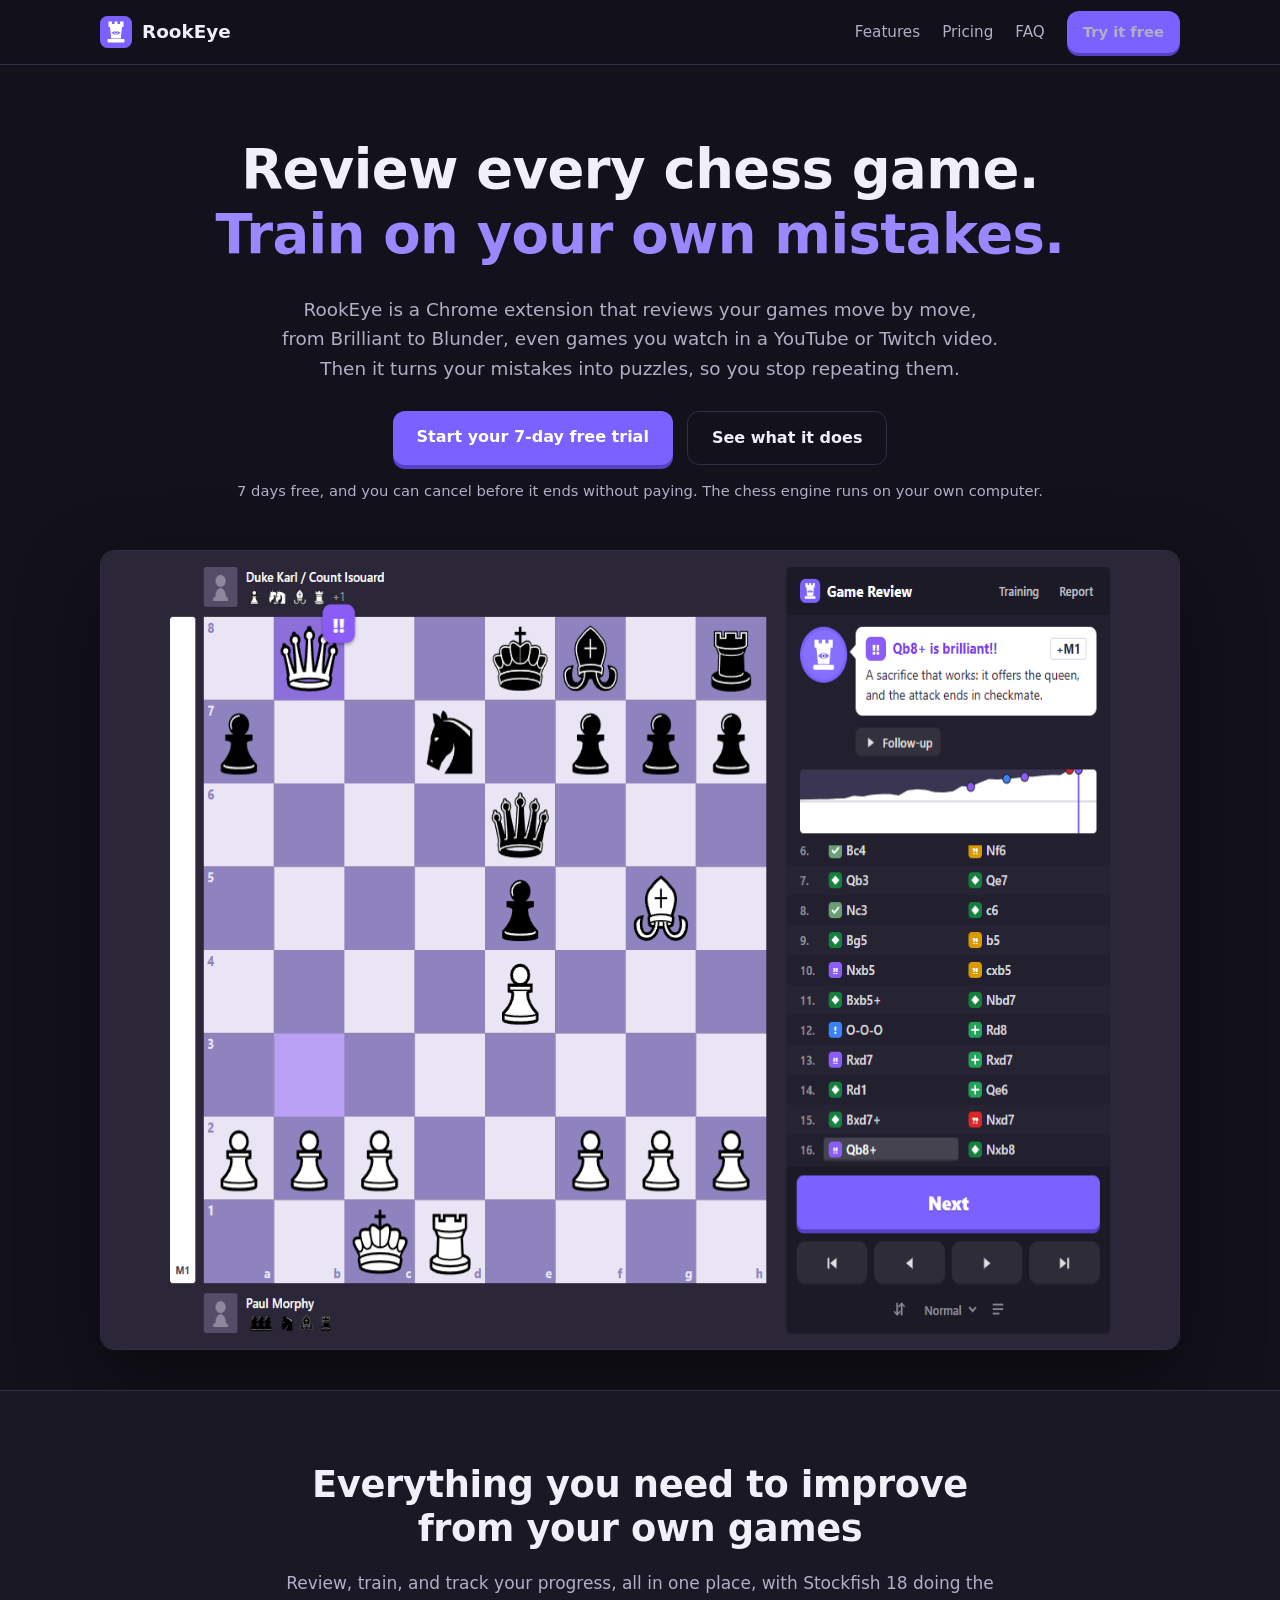
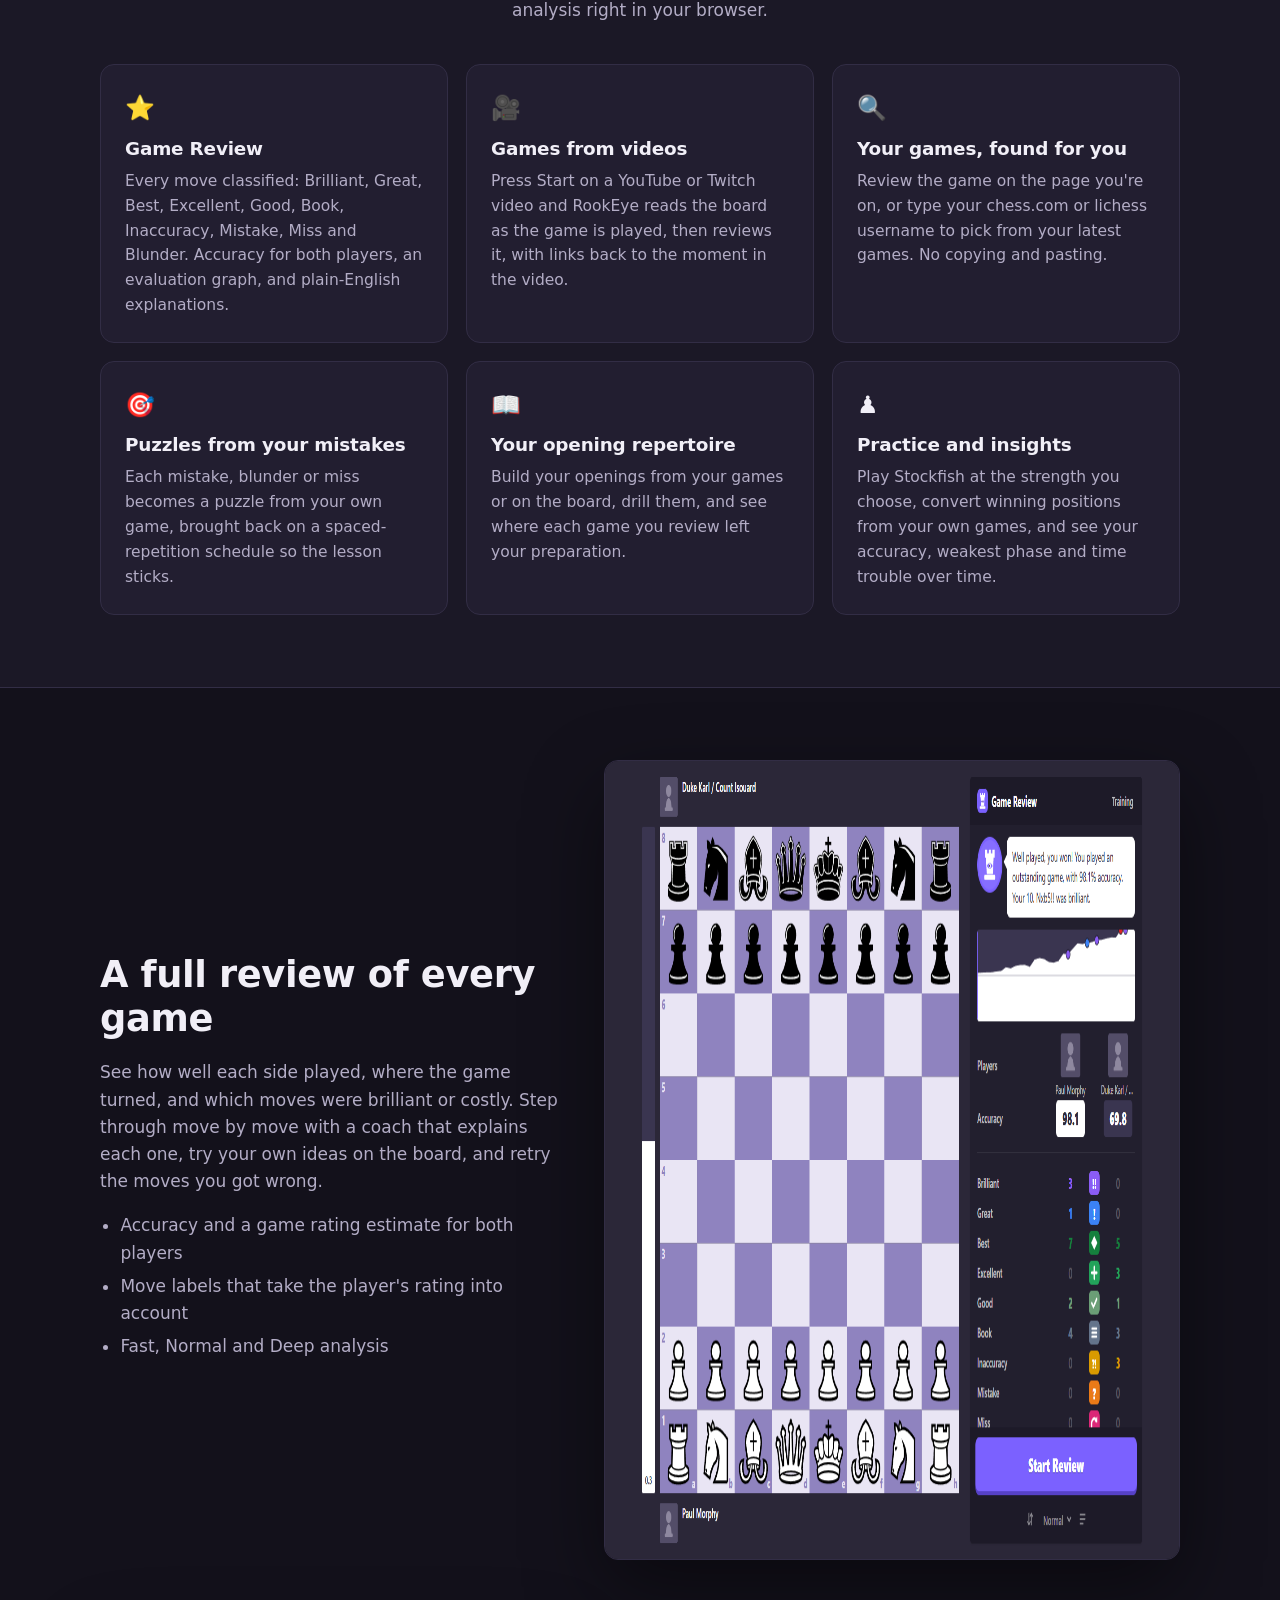
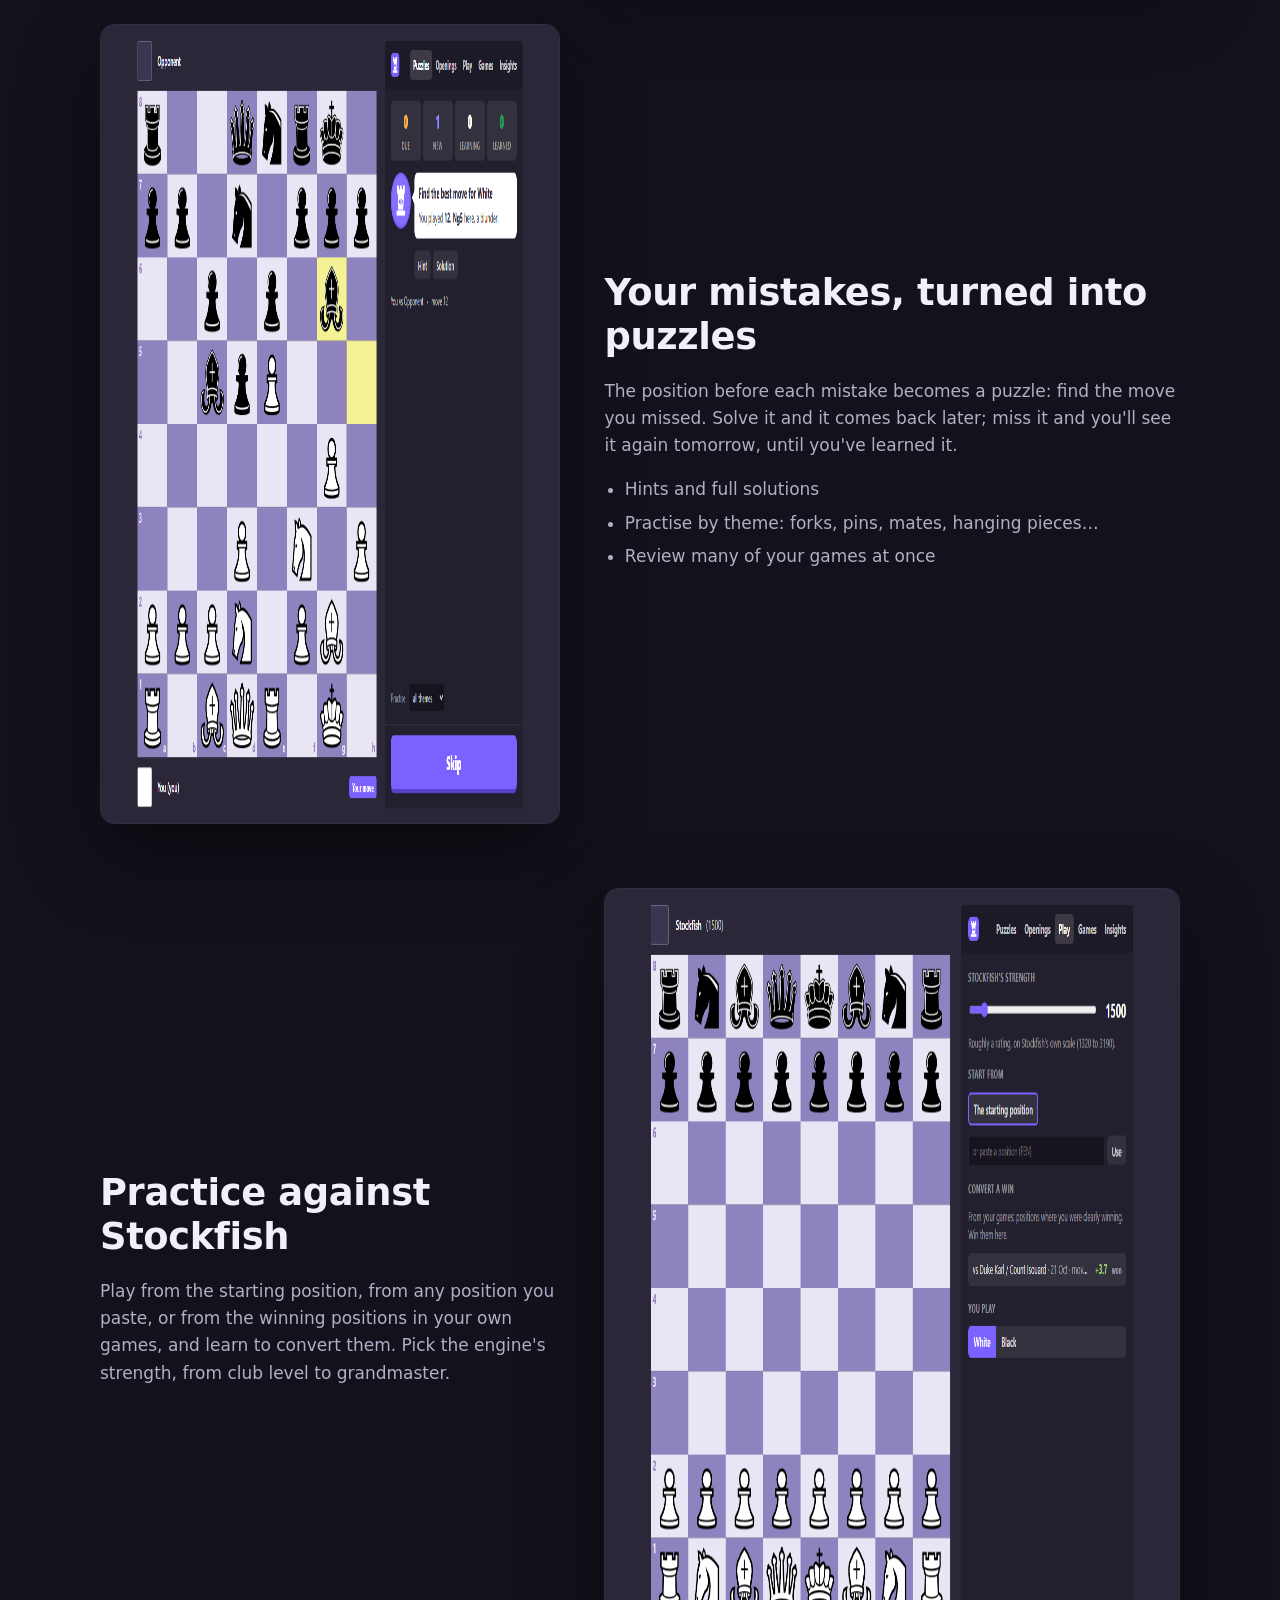
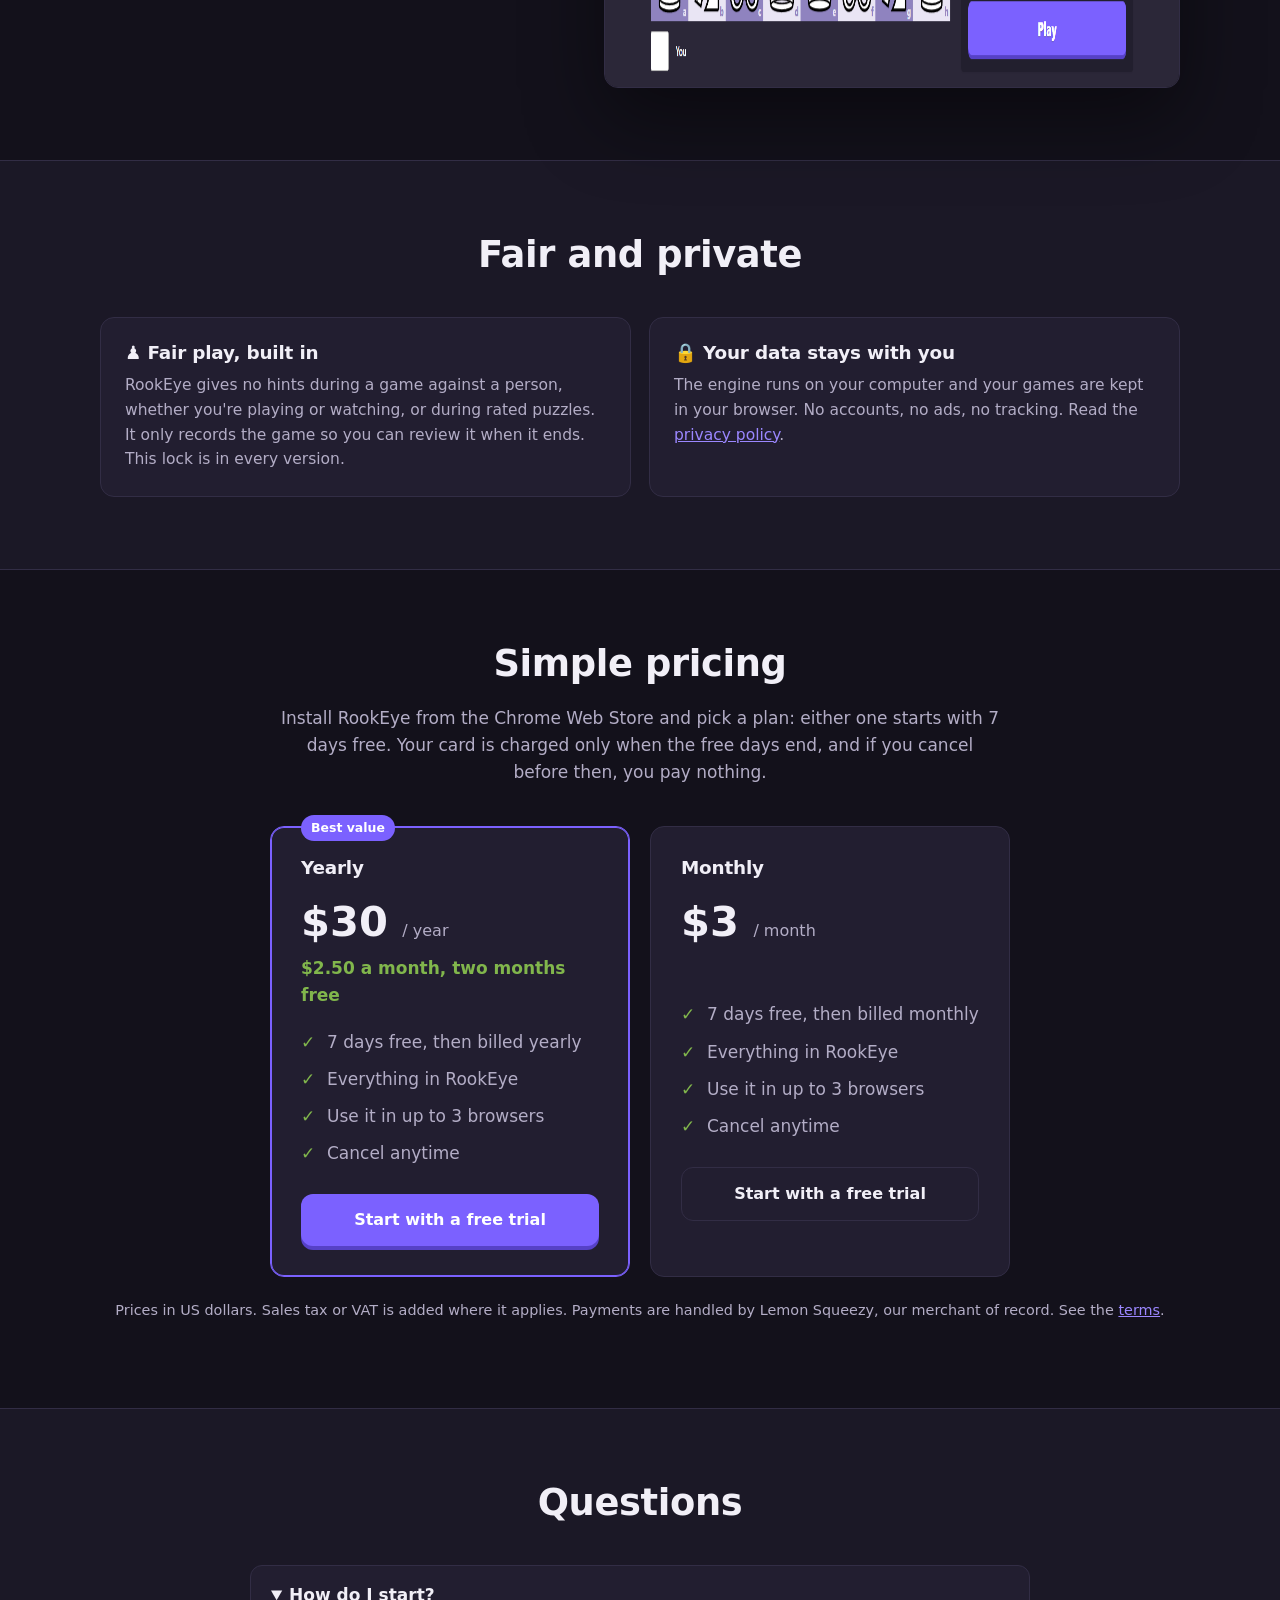
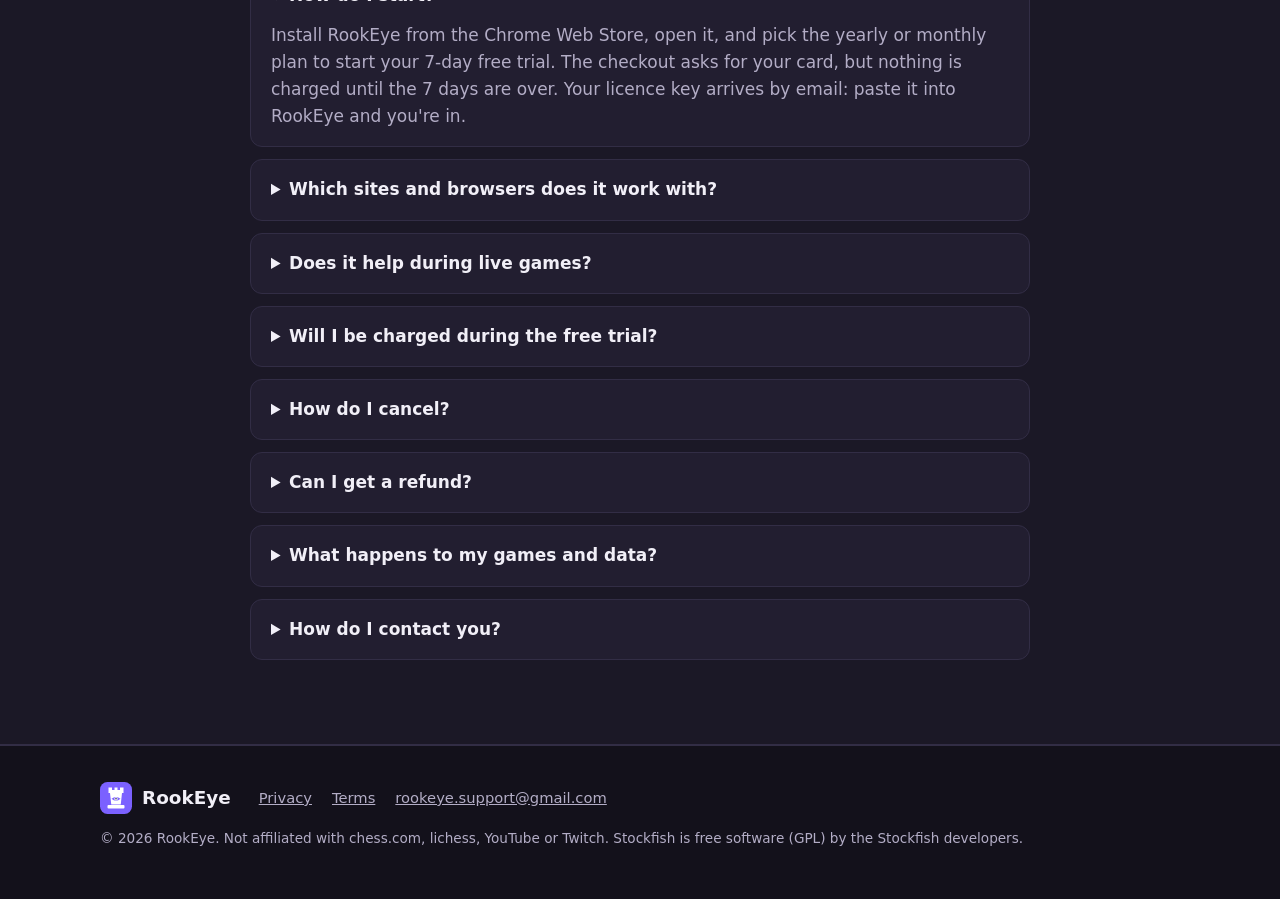
<file: index.html>
<!doctype html>
<html lang="en">
<head>
  <meta charset="utf-8" />
  <meta name="viewport" content="width=device-width, initial-scale=1" />
  <title>RookEye: Chess Game Review &amp; Training</title>
  <meta name="description" content="RookEye is a Chrome extension that reviews your chess games move by move, even games from YouTube and Twitch videos, and turns your mistakes into puzzles. The engine runs on your own computer." />
  <link rel="icon" href="logo.svg" type="image/svg+xml" />
  <link rel="stylesheet" href="style.css" />
</head>
<body>
  <header class="top">
    <div class="wrap">
      <a class="brand" href="./"><img src="logo.svg" alt="" />RookEye</a>
      <nav>
        <a href="#features">Features</a>
        <a href="#pricing">Pricing</a>
        <a href="#faq">FAQ</a>
        <a class="btn btn-primary" href="#pricing">Try it free</a>
      </nav>
    </div>
  </header>

  <main>
    <section class="hero">
      <div class="wrap">
        <h1>Review every chess game.<br /><span>Train on your own mistakes.</span></h1>
        <p class="lead">RookEye is a Chrome extension that reviews your games move by move, from Brilliant to Blunder, even games you watch in a YouTube or Twitch video. Then it turns your mistakes into puzzles, so you stop repeating them.</p>
        <div class="cta">
          <a class="btn btn-primary" href="#pricing">Start your 7-day free trial</a>
          <a class="btn btn-ghost" href="#features">See what it does</a>
        </div>
        <p class="note">7 days free, and you can cancel before it ends without paying. The chess engine runs on your own computer.</p>
        <img class="shot" src="img/review-brilliant.png" width="1280" height="800" alt="RookEye's Game Review showing the Opera Game: 16. Qb8+ is marked brilliant, with an explanation of the queen sacrifice and the move list with every move classified." />
      </div>
    </section>

    <section id="features" class="alt">
      <div class="wrap">
        <div class="section-head">
          <h2>Everything you need to improve from your own games</h2>
          <p>Review, train, and track your progress, all in one place, with Stockfish 18 doing the analysis right in your browser.</p>
        </div>
        <div class="grid">
          <div class="card"><div class="icon">⭐</div><h3>Game Review</h3><p>Every move classified: Brilliant, Great, Best, Excellent, Good, Book, Inaccuracy, Mistake, Miss and Blunder. Accuracy for both players, an evaluation graph, and plain-English explanations.</p></div>
          <div class="card"><div class="icon">🎥</div><h3>Games from videos</h3><p>Press Start on a YouTube or Twitch video and RookEye reads the board as the game is played, then reviews it, with links back to the moment in the video.</p></div>
          <div class="card"><div class="icon">🔍</div><h3>Your games, found for you</h3><p>Review the game on the page you're on, or type your chess.com or lichess username to pick from your latest games. No copying and pasting.</p></div>
          <div class="card"><div class="icon">🎯</div><h3>Puzzles from your mistakes</h3><p>Each mistake, blunder or miss becomes a puzzle from your own game, brought back on a spaced-repetition schedule so the lesson sticks.</p></div>
          <div class="card"><div class="icon">📖</div><h3>Your opening repertoire</h3><p>Build your openings from your games or on the board, drill them, and see where each game you review left your preparation.</p></div>
          <div class="card"><div class="icon">♟️</div><h3>Practice and insights</h3><p>Play Stockfish at the strength you choose, convert winning positions from your own games, and see your accuracy, weakest phase and time trouble over time.</p></div>
        </div>
      </div>
    </section>

    <section>
      <div class="wrap">
        <div class="split">
          <div class="text">
            <h2>A full review of every game</h2>
            <p>See how well each side played, where the game turned, and which moves were brilliant or costly. Step through move by move with a coach that explains each one, try your own ideas on the board, and retry the moves you got wrong.</p>
            <ul>
              <li>Accuracy and a game rating estimate for both players</li>
              <li>Move labels that take the player's rating into account</li>
              <li>Fast, Normal and Deep analysis</li>
            </ul>
          </div>
          <img class="shot" src="img/review-report.png" width="1280" height="800" alt="The Game Review report: 97.5% and 78.9% accuracy, three brilliant moves, and the count of each move class for both players." loading="lazy" />
        </div>
        <div class="split flip">
          <div class="text">
            <h2>Your mistakes, turned into puzzles</h2>
            <p>The position before each mistake becomes a puzzle: find the move you missed. Solve it and it comes back later; miss it and you'll see it again tomorrow, until you've learned it.</p>
            <ul>
              <li>Hints and full solutions</li>
              <li>Practise by theme: forks, pins, mates, hanging pieces…</li>
              <li>Review many of your games at once</li>
            </ul>
          </div>
          <img class="shot" src="img/training-puzzle.png" width="1280" height="800" alt="A training puzzle: find the best move for White, in the position where 12. Ng5 was played and labelled a blunder." loading="lazy" />
        </div>
        <div class="split">
          <div class="text">
            <h2>Practice against Stockfish</h2>
            <p>Play from the starting position, from any position you paste, or from the winning positions in your own games, and learn to convert them. Pick the engine's strength, from club level to grandmaster.</p>
          </div>
          <img class="shot" src="img/play.png" width="1280" height="800" alt="The Play tab: Stockfish's strength slider set to 1500, start-position options, and winning positions from your own games to convert." loading="lazy" />
        </div>
      </div>
    </section>

    <section class="alt">
      <div class="wrap">
        <div class="section-head">
          <h2>Fair and private</h2>
        </div>
        <div class="trust">
          <div class="card"><h3>♟️ Fair play, built in</h3><p>RookEye gives no hints during a game against a person, whether you're playing or watching, or during rated puzzles. It only records the game so you can review it when it ends. This lock is in every version.</p></div>
          <div class="card"><h3>🔒 Your data stays with you</h3><p>The engine runs on your computer and your games are kept in your browser. No accounts, no ads, no tracking. Read the <a href="privacy.html">privacy policy</a>.</p></div>
        </div>
      </div>
    </section>

    <section id="pricing">
      <div class="wrap">
        <div class="section-head">
          <h2>Simple pricing</h2>
          <p>Install RookEye from the Chrome Web Store and pick a plan: either one starts with 7 days free. Your card is charged only when the free days end, and if you cancel before then, you pay nothing.</p>
        </div>
        <div class="plans">
          <div class="plan best">
            <span class="tag">Best value</span>
            <h3>Yearly</h3>
            <div class="price">$30 <small>/ year</small></div>
            <div class="per">$2.50 a month, two months free</div>
            <ul>
              <li>7 days free, then billed yearly</li>
              <li>Everything in RookEye</li>
              <li>Use it in up to 3 browsers</li>
              <li>Cancel anytime</li>
            </ul>
            <a class="btn btn-primary" href="#faq">Start with a free trial</a>
          </div>
          <div class="plan">
            <h3>Monthly</h3>
            <div class="price">$3 <small>/ month</small></div>
            <div class="per">&nbsp;</div>
            <ul>
              <li>7 days free, then billed monthly</li>
              <li>Everything in RookEye</li>
              <li>Use it in up to 3 browsers</li>
              <li>Cancel anytime</li>
            </ul>
            <a class="btn btn-ghost" href="#faq">Start with a free trial</a>
          </div>
        </div>
        <p class="fine">Prices in US dollars. Sales tax or VAT is added where it applies. Payments are handled by Lemon Squeezy, our merchant of record. See the <a href="terms.html">terms</a>.</p>
      </div>
    </section>

    <section id="faq" class="alt">
      <div class="wrap">
        <div class="section-head"><h2>Questions</h2></div>
        <div class="faq">
          <details open><summary>How do I start?</summary><p>Install RookEye from the Chrome Web Store, open it, and pick the yearly or monthly plan to start your 7-day free trial. The checkout asks for your card, but nothing is charged until the 7 days are over. Your licence key arrives by email: paste it into RookEye and you're in.</p></details>
          <details><summary>Which sites and browsers does it work with?</summary><p>It reviews games from chess.com and lichess, games from YouTube and Twitch videos, and any game you paste as PGN. It runs in Google Chrome and other Chromium-based browsers on a computer.</p></details>
          <details><summary>Does it help during live games?</summary><p>No. RookEye gives no hints during a game against a person or during rated puzzles. It only records the game so you can review it afterwards. Getting outside help during a game is cheating, and RookEye is built for learning.</p></details>
          <details><summary>Will I be charged during the free trial?</summary><p>No. Your card is charged only when the 7 free days end. Cancel before then and you pay nothing.</p></details>
          <details><summary>How do I cancel?</summary><p>Use the "Manage subscription" link in your receipt email from Lemon Squeezy. During the free trial, cancelling means you're never charged. After that, you keep access until the end of the period you paid for, and you won't be charged again.</p></details>
          <details><summary>Can I get a refund?</summary><p>The 7-day free trial lets you try everything first, and you can cancel before it ends without paying, so payments aren't refunded, except where the law requires it. See the <a href="terms.html">terms</a>.</p></details>
          <details><summary>What happens to my games and data?</summary><p>Your games, analysis and puzzles are kept in your browser on your computer. RookEye has no accounts and no tracking, and doesn't send your games to any server. The <a href="privacy.html">privacy policy</a> lists everything it fetches and why.</p></details>
          <details><summary>How do I contact you?</summary><p>Email <a href="mailto:rookeye.support@gmail.com">rookeye.support@gmail.com</a>.</p></details>
        </div>
      </div>
    </section>
  </main>

  <footer>
    <div class="wrap">
      <a class="brand" href="./"><img src="logo.svg" alt="" />RookEye</a>
      <nav>
        <a href="privacy.html">Privacy</a>
        <a href="terms.html">Terms</a>
        <a href="mailto:rookeye.support@gmail.com">rookeye.support@gmail.com</a>
      </nav>
      <p class="disclaimer">© 2026 RookEye. Not affiliated with chess.com, lichess, YouTube or Twitch. Stockfish is free software (GPL) by the Stockfish developers.</p>
    </div>
  </footer>
</body>
</html>
</file>
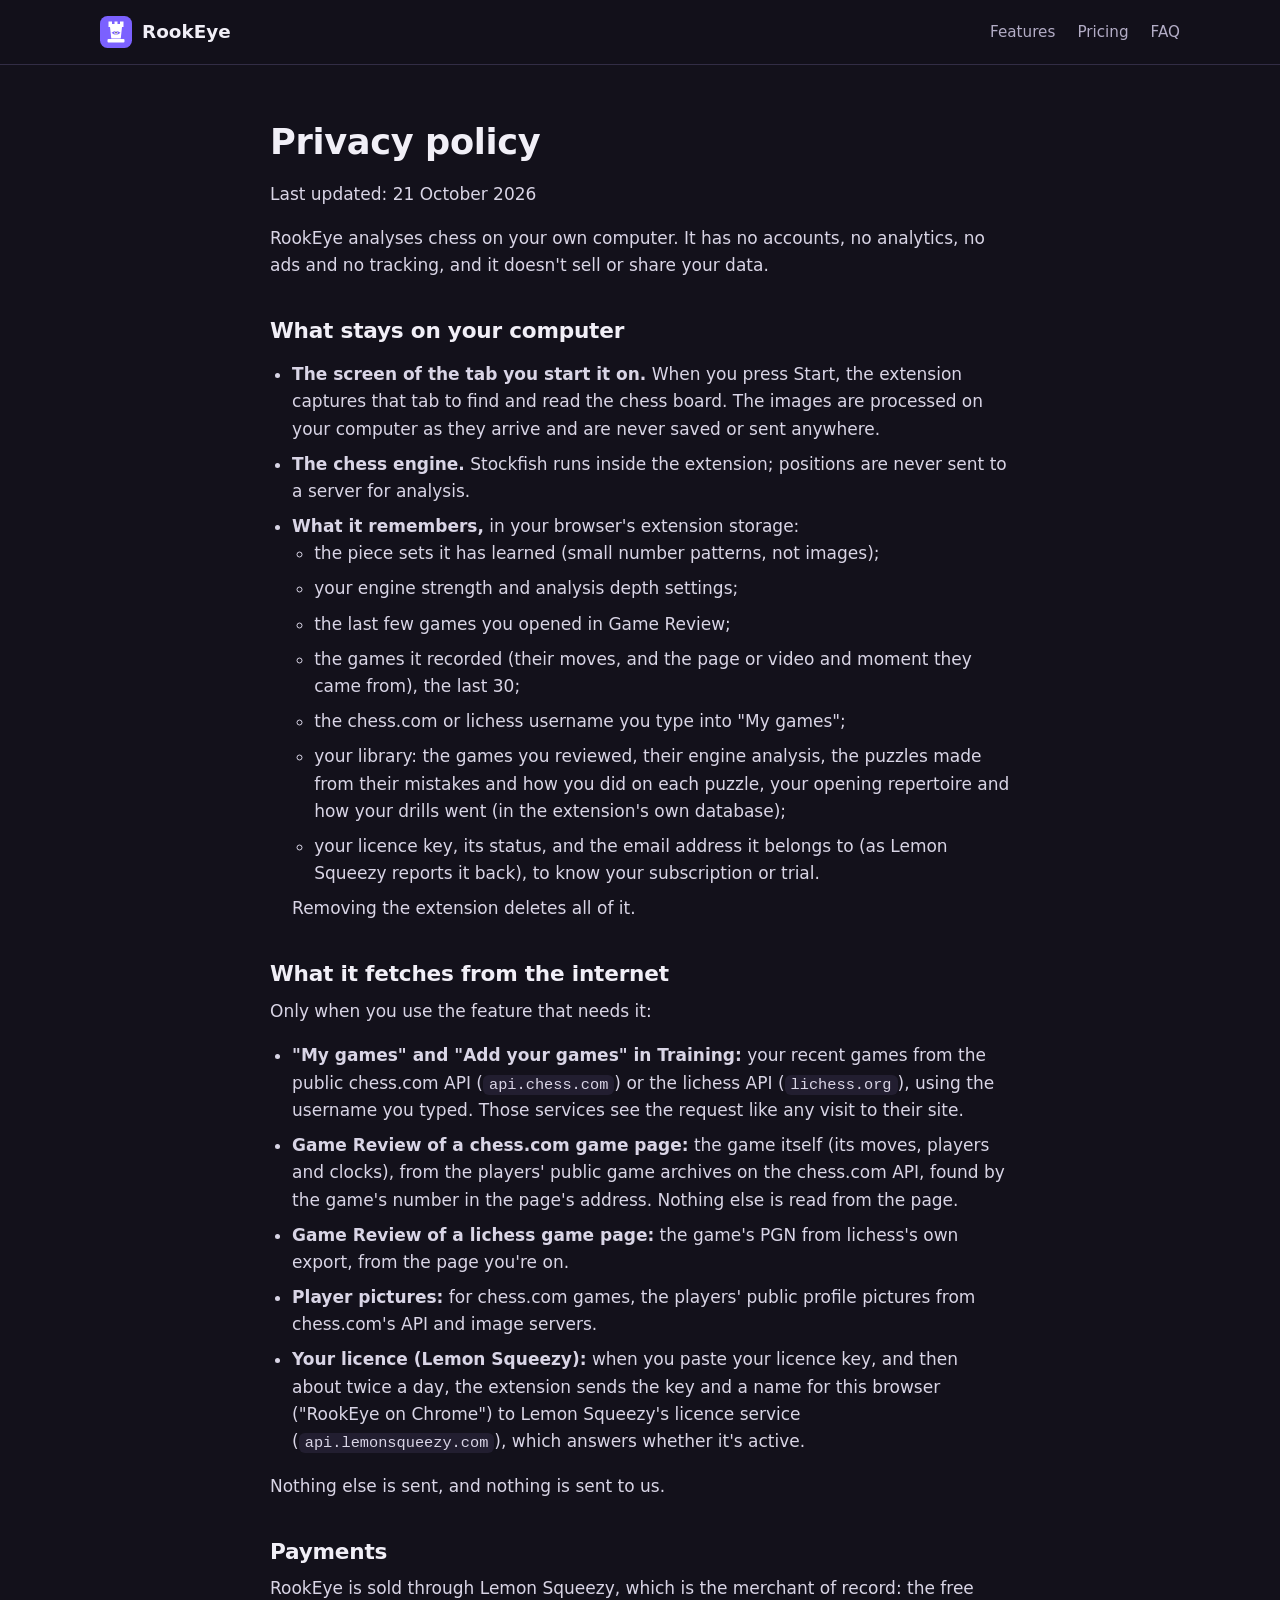
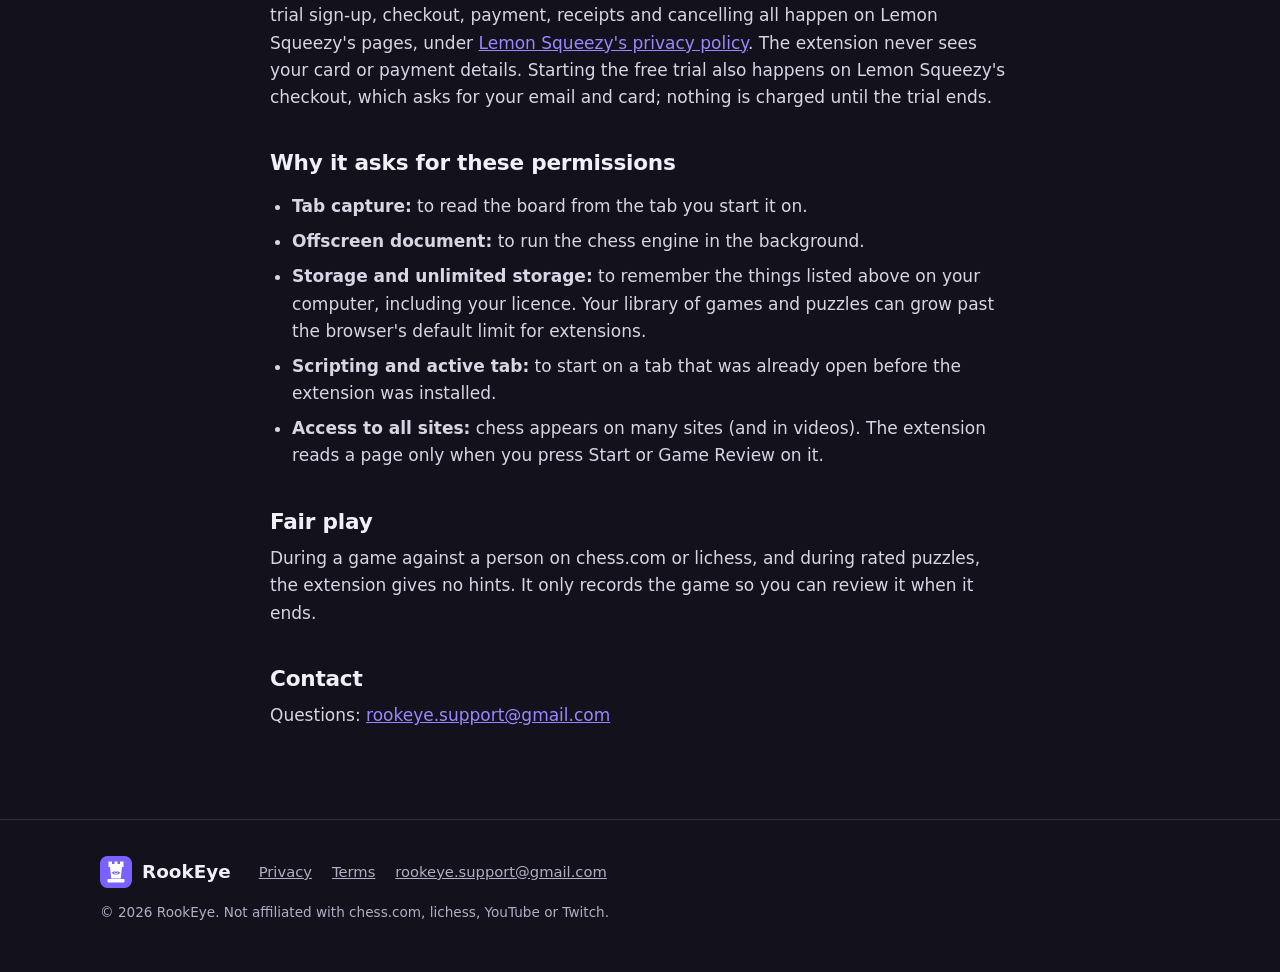
<file: privacy.html>
<!doctype html>
<html lang="en">
<head>
  <meta charset="utf-8" />
  <meta name="viewport" content="width=device-width, initial-scale=1" />
  <title>RookEye Privacy Policy</title>
  <meta name="description" content="How RookEye handles your data: chess analysis runs on your computer, with no accounts, analytics, ads or tracking." />
  <link rel="icon" href="logo.svg" type="image/svg+xml" />
  <link rel="stylesheet" href="style.css" />
</head>
<body>
  <header class="top">
    <div class="wrap">
      <a class="brand" href="./"><img src="logo.svg" alt="" />RookEye</a>
      <nav>
        <a href="./#features">Features</a>
        <a href="./#pricing">Pricing</a>
        <a href="./#faq">FAQ</a>
      </nav>
    </div>
  </header>

  <main class="doc">
    <h1>Privacy policy</h1>
    <p class="muted">Last updated: 21 October 2026</p>
    <p>RookEye analyses chess on your own computer. It has no accounts, no analytics, no ads and no tracking, and it doesn't sell or share your data.</p>

    <h2>What stays on your computer</h2>
    <ul>
      <li><strong>The screen of the tab you start it on.</strong> When you press Start, the extension captures that tab to find and read the chess board. The images are processed on your computer as they arrive and are never saved or sent anywhere.</li>
      <li><strong>The chess engine.</strong> Stockfish runs inside the extension; positions are never sent to a server for analysis.</li>
      <li><strong>What it remembers,</strong> in your browser's extension storage:
        <ul>
          <li>the piece sets it has learned (small number patterns, not images);</li>
          <li>your engine strength and analysis depth settings;</li>
          <li>the last few games you opened in Game Review;</li>
          <li>the games it recorded (their moves, and the page or video and moment they came from), the last 30;</li>
          <li>the chess.com or lichess username you type into "My games";</li>
          <li>your library: the games you reviewed, their engine analysis, the puzzles made from their mistakes and how you did on each puzzle, your opening repertoire and how your drills went (in the extension's own database);</li>
          <li>your licence key, its status, and the email address it belongs to (as Lemon Squeezy reports it back), to know your subscription or trial.</li>
        </ul>
        Removing the extension deletes all of it.</li>
    </ul>

    <h2>What it fetches from the internet</h2>
    <p>Only when you use the feature that needs it:</p>
    <ul>
      <li><strong>"My games" and "Add your games" in Training:</strong> your recent games from the public chess.com API (<code>api.chess.com</code>) or the lichess API (<code>lichess.org</code>), using the username you typed. Those services see the request like any visit to their site.</li>
      <li><strong>Game Review of a chess.com game page:</strong> the game itself (its moves, players and clocks), from the players' public game archives on the chess.com API, found by the game's number in the page's address. Nothing else is read from the page.</li>
      <li><strong>Game Review of a lichess game page:</strong> the game's PGN from lichess's own export, from the page you're on.</li>
      <li><strong>Player pictures:</strong> for chess.com games, the players' public profile pictures from chess.com's API and image servers.</li>
      <li><strong>Your licence (Lemon Squeezy):</strong> when you paste your licence key, and then about twice a day, the extension sends the key and a name for this browser ("RookEye on Chrome") to Lemon Squeezy's licence service (<code>api.lemonsqueezy.com</code>), which answers whether it's active.</li>
    </ul>
    <p>Nothing else is sent, and nothing is sent to us.</p>

    <h2>Payments</h2>
    <p>RookEye is sold through Lemon Squeezy, which is the merchant of record: the free trial sign-up, checkout, payment, receipts and cancelling all happen on Lemon Squeezy's pages, under <a href="https://www.lemonsqueezy.com/privacy">Lemon Squeezy's privacy policy</a>. The extension never sees your card or payment details. Starting the free trial also happens on Lemon Squeezy's checkout, which asks for your email and card; nothing is charged until the trial ends.</p>

    <h2>Why it asks for these permissions</h2>
    <ul>
      <li><strong>Tab capture:</strong> to read the board from the tab you start it on.</li>
      <li><strong>Offscreen document:</strong> to run the chess engine in the background.</li>
      <li><strong>Storage and unlimited storage:</strong> to remember the things listed above on your computer, including your licence. Your library of games and puzzles can grow past the browser's default limit for extensions.</li>
      <li><strong>Scripting and active tab:</strong> to start on a tab that was already open before the extension was installed.</li>
      <li><strong>Access to all sites:</strong> chess appears on many sites (and in videos). The extension reads a page only when you press Start or Game Review on it.</li>
    </ul>

    <h2>Fair play</h2>
    <p>During a game against a person on chess.com or lichess, and during rated puzzles, the extension gives no hints. It only records the game so you can review it when it ends.</p>

    <h2>Contact</h2>
    <p>Questions: <a href="mailto:rookeye.support@gmail.com">rookeye.support@gmail.com</a></p>
  </main>

  <footer>
    <div class="wrap">
      <a class="brand" href="./"><img src="logo.svg" alt="" />RookEye</a>
      <nav>
        <a href="privacy.html">Privacy</a>
        <a href="terms.html">Terms</a>
        <a href="mailto:rookeye.support@gmail.com">rookeye.support@gmail.com</a>
      </nav>
      <p class="disclaimer">© 2026 RookEye. Not affiliated with chess.com, lichess, YouTube or Twitch.</p>
    </div>
  </footer>
</body>
</html>
</file>
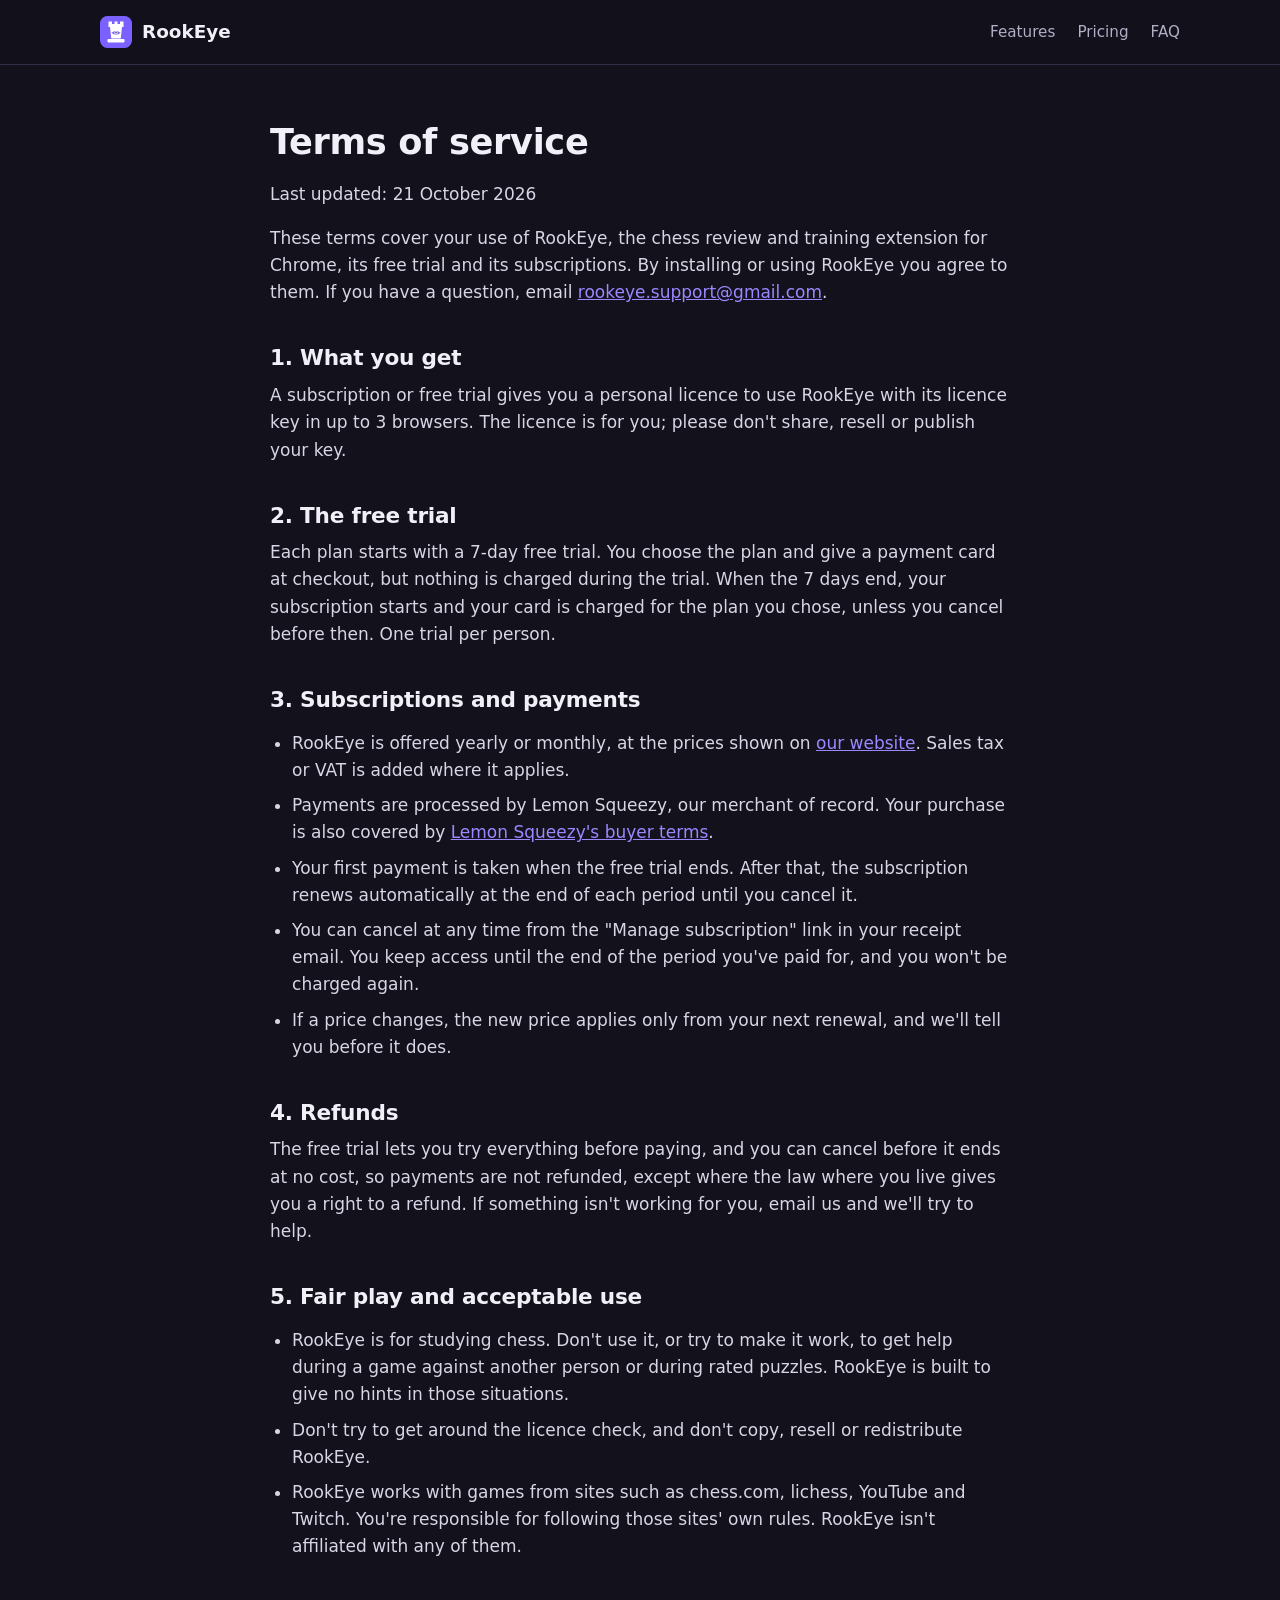
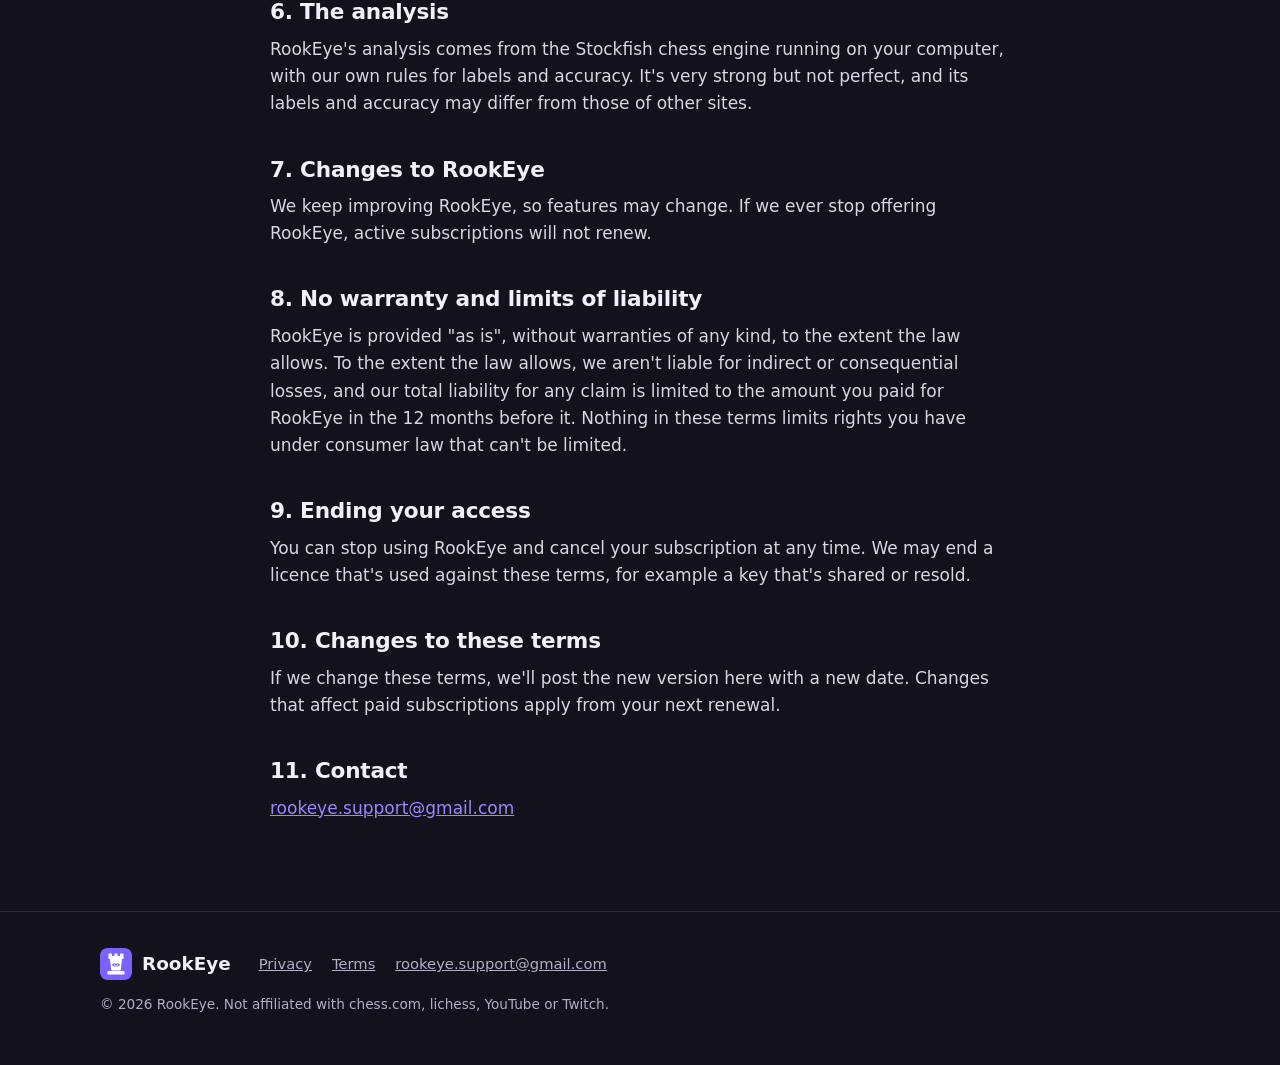
<file: terms.html>
<!doctype html>
<html lang="en">
<head>
  <meta charset="utf-8" />
  <meta name="viewport" content="width=device-width, initial-scale=1" />
  <title>RookEye Terms of Service</title>
  <meta name="description" content="The terms for using RookEye, its free trial and subscriptions." />
  <link rel="icon" href="logo.svg" type="image/svg+xml" />
  <link rel="stylesheet" href="style.css" />
</head>
<body>
  <header class="top">
    <div class="wrap">
      <a class="brand" href="./"><img src="logo.svg" alt="" />RookEye</a>
      <nav>
        <a href="./#features">Features</a>
        <a href="./#pricing">Pricing</a>
        <a href="./#faq">FAQ</a>
      </nav>
    </div>
  </header>

  <main class="doc">
    <h1>Terms of service</h1>
    <p class="muted">Last updated: 21 October 2026</p>
    <p>These terms cover your use of RookEye, the chess review and training extension for Chrome, its free trial and its subscriptions. By installing or using RookEye you agree to them. If you have a question, email <a href="mailto:rookeye.support@gmail.com">rookeye.support@gmail.com</a>.</p>

    <h2>1. What you get</h2>
    <p>A subscription or free trial gives you a personal licence to use RookEye with its licence key in up to 3 browsers. The licence is for you; please don't share, resell or publish your key.</p>

    <h2>2. The free trial</h2>
    <p>Each plan starts with a 7-day free trial. You choose the plan and give a payment card at checkout, but nothing is charged during the trial. When the 7 days end, your subscription starts and your card is charged for the plan you chose, unless you cancel before then. One trial per person.</p>

    <h2>3. Subscriptions and payments</h2>
    <ul>
      <li>RookEye is offered yearly or monthly, at the prices shown on <a href="./#pricing">our website</a>. Sales tax or VAT is added where it applies.</li>
      <li>Payments are processed by Lemon Squeezy, our merchant of record. Your purchase is also covered by <a href="https://www.lemonsqueezy.com/buyer-terms">Lemon Squeezy's buyer terms</a>.</li>
      <li>Your first payment is taken when the free trial ends. After that, the subscription renews automatically at the end of each period until you cancel it.</li>
      <li>You can cancel at any time from the "Manage subscription" link in your receipt email. You keep access until the end of the period you've paid for, and you won't be charged again.</li>
      <li>If a price changes, the new price applies only from your next renewal, and we'll tell you before it does.</li>
    </ul>

    <h2>4. Refunds</h2>
    <p>The free trial lets you try everything before paying, and you can cancel before it ends at no cost, so payments are not refunded, except where the law where you live gives you a right to a refund. If something isn't working for you, email us and we'll try to help.</p>

    <h2>5. Fair play and acceptable use</h2>
    <ul>
      <li>RookEye is for studying chess. Don't use it, or try to make it work, to get help during a game against another person or during rated puzzles. RookEye is built to give no hints in those situations.</li>
      <li>Don't try to get around the licence check, and don't copy, resell or redistribute RookEye.</li>
      <li>RookEye works with games from sites such as chess.com, lichess, YouTube and Twitch. You're responsible for following those sites' own rules. RookEye isn't affiliated with any of them.</li>
    </ul>

    <h2>6. The analysis</h2>
    <p>RookEye's analysis comes from the Stockfish chess engine running on your computer, with our own rules for labels and accuracy. It's very strong but not perfect, and its labels and accuracy may differ from those of other sites.</p>

    <h2>7. Changes to RookEye</h2>
    <p>We keep improving RookEye, so features may change. If we ever stop offering RookEye, active subscriptions will not renew.</p>

    <h2>8. No warranty and limits of liability</h2>
    <p>RookEye is provided "as is", without warranties of any kind, to the extent the law allows. To the extent the law allows, we aren't liable for indirect or consequential losses, and our total liability for any claim is limited to the amount you paid for RookEye in the 12 months before it. Nothing in these terms limits rights you have under consumer law that can't be limited.</p>

    <h2>9. Ending your access</h2>
    <p>You can stop using RookEye and cancel your subscription at any time. We may end a licence that's used against these terms, for example a key that's shared or resold.</p>

    <h2>10. Changes to these terms</h2>
    <p>If we change these terms, we'll post the new version here with a new date. Changes that affect paid subscriptions apply from your next renewal.</p>

    <h2>11. Contact</h2>
    <p><a href="mailto:rookeye.support@gmail.com">rookeye.support@gmail.com</a></p>
  </main>

  <footer>
    <div class="wrap">
      <a class="brand" href="./"><img src="logo.svg" alt="" />RookEye</a>
      <nav>
        <a href="privacy.html">Privacy</a>
        <a href="terms.html">Terms</a>
        <a href="mailto:rookeye.support@gmail.com">rookeye.support@gmail.com</a>
      </nav>
      <p class="disclaimer">© 2026 RookEye. Not affiliated with chess.com, lichess, YouTube or Twitch.</p>
    </div>
  </footer>
</body>
</html>
</file>
<file: style.css>
/* RookEye website: one stylesheet for every page. System fonts only, so the
   site makes no requests beyond its own files. */
:root {
  --bg: #13111b;
  --bg-2: #1b1826;
  --card: #221e30;
  --line: #322d45;
  --text: #f1eff7;
  --muted: #b3adc6;
  --accent: #7b61ff;
  --accent-dark: #5641c7;
  --accent-light: #9b87ff;
  --good: #81b64c;
  --radius: 14px;
  --wrap: 1120px;
  color-scheme: dark;
}
* { box-sizing: border-box; }
html { scroll-behavior: smooth; }
body {
  margin: 0;
  background: var(--bg);
  color: var(--text);
  font: 17px/1.6 system-ui, -apple-system, 'Segoe UI', Roboto, 'Helvetica Neue', Arial, sans-serif;
  -webkit-font-smoothing: antialiased;
}
img { max-width: 100%; display: block; }
a { color: var(--accent-light); }
a:hover { color: #fff; }
h1, h2, h3 { line-height: 1.2; margin: 0 0 0.5em; letter-spacing: -0.01em; }
h1 { font-size: clamp(2.1rem, 5vw, 3.4rem); }
h2 { font-size: clamp(1.6rem, 3.4vw, 2.3rem); }
h3 { font-size: 1.15rem; }
p { margin: 0 0 1em; }
.wrap { max-width: var(--wrap); margin: 0 auto; padding: 0 20px; }
.muted { color: var(--muted); }

/* Header */
.top { position: sticky; top: 0; z-index: 10; background: rgb(19 17 27 / 0.88); backdrop-filter: blur(10px); border-bottom: 1px solid var(--line); }
.top .wrap { display: flex; align-items: center; gap: 18px; height: 64px; }
.brand { display: flex; align-items: center; gap: 10px; color: var(--text); text-decoration: none; font-weight: 700; font-size: 1.15rem; }
.brand img { width: 32px; height: 32px; }
.top nav { margin-left: auto; display: flex; gap: 22px; align-items: center; }
.top nav a { color: var(--muted); text-decoration: none; font-size: 0.95rem; }
.top nav a:hover { color: var(--text); }

/* Buttons */
.btn { display: inline-block; padding: 13px 24px; border-radius: 12px; font-weight: 700; text-decoration: none; border: 0; cursor: pointer; font-size: 1rem; }
.btn-primary { background: var(--accent); color: #fff; box-shadow: 0 4px 0 var(--accent-dark); }
.btn-primary:hover { background: #8a73ff; color: #fff; }
.btn-ghost { background: transparent; color: var(--text); border: 1px solid var(--line); }
.btn-ghost:hover { border-color: var(--accent-light); color: #fff; }
.top .btn { padding: 9px 16px; font-size: 0.92rem; box-shadow: 0 3px 0 var(--accent-dark); }

/* Hero */
.hero { padding: 72px 0 40px; text-align: center; }
.hero h1 span { color: var(--accent-light); }
.hero .lead { max-width: 720px; margin: 0 auto 28px; color: var(--muted); font-size: 1.15rem; }
.hero .cta { display: flex; gap: 14px; justify-content: center; flex-wrap: wrap; }
.hero .note { margin-top: 14px; font-size: 0.92rem; color: var(--muted); }
.shot { border-radius: var(--radius); border: 1px solid var(--line); box-shadow: 0 30px 80px rgb(0 0 0 / 0.45); }
.hero .shot { margin: 48px auto 0; }

/* Sections */
section { padding: 72px 0; }
section.alt { background: var(--bg-2); border-top: 1px solid var(--line); border-bottom: 1px solid var(--line); }
.section-head { text-align: center; max-width: 720px; margin: 0 auto 40px; }
.section-head p { color: var(--muted); }

/* Feature grid */
.grid { display: grid; gap: 18px; grid-template-columns: repeat(3, 1fr); }
.card { background: var(--card); border: 1px solid var(--line); border-radius: var(--radius); padding: 24px; }
.card .icon { font-size: 1.5rem; margin-bottom: 10px; }
.card p { color: var(--muted); margin: 0; font-size: 0.97rem; }

/* Screens */
.split { display: grid; grid-template-columns: 1fr 1.25fr; gap: 44px; align-items: center; margin-bottom: 64px; }
.split:last-child { margin-bottom: 0; }
.split.flip .text { order: 2; }
.split .text p { color: var(--muted); }
.split ul { color: var(--muted); padding-left: 1.2em; margin: 0; }
.split li { margin-bottom: 6px; }

/* Trust */
.trust { display: grid; grid-template-columns: 1fr 1fr; gap: 18px; }
.trust .card h3 { display: flex; gap: 10px; align-items: center; }

/* Pricing */
.plans { display: grid; grid-template-columns: repeat(2, minmax(0, 360px)); gap: 20px; justify-content: center; }
.plan { background: var(--card); border: 1px solid var(--line); border-radius: var(--radius); padding: 30px; position: relative; }
.plan.best { border-color: var(--accent); box-shadow: 0 0 0 1px var(--accent) inset; }
.plan .tag { position: absolute; top: -12px; left: 30px; background: var(--accent); color: #fff; font-size: 0.78rem; font-weight: 700; padding: 3px 10px; border-radius: 999px; }
.plan .price { font-size: 2.6rem; font-weight: 800; }
.plan .price small { font-size: 1rem; color: var(--muted); font-weight: 500; }
.plan .per { color: var(--good); font-weight: 600; margin-bottom: 14px; }
.plan ul { list-style: none; padding: 0; margin: 0 0 22px; color: var(--muted); }
.plan li { padding: 5px 0 5px 26px; position: relative; }
.plan li::before { content: '✓'; position: absolute; left: 0; color: var(--good); font-weight: 700; }
.plan .btn { width: 100%; text-align: center; }
.fine { text-align: center; color: var(--muted); font-size: 0.9rem; margin-top: 22px; }

/* FAQ */
.faq { max-width: 780px; margin: 0 auto; }
.faq details { background: var(--card); border: 1px solid var(--line); border-radius: 12px; padding: 16px 20px; margin-bottom: 12px; }
.faq summary { cursor: pointer; font-weight: 600; }
.faq details p { margin: 12px 0 0; color: var(--muted); }

/* Footer */
footer { border-top: 1px solid var(--line); padding: 36px 0; color: var(--muted); font-size: 0.92rem; }
footer .wrap { display: flex; flex-wrap: wrap; gap: 14px 28px; align-items: center; }
footer nav { display: flex; gap: 20px; flex-wrap: wrap; }
footer a { color: var(--muted); }
footer .disclaimer { flex-basis: 100%; font-size: 0.85rem; }

/* Legal pages */
.doc { max-width: 780px; margin: 0 auto; padding: 56px 20px 72px; }
.doc h1 { font-size: 2.2rem; }
.doc h2 { font-size: 1.35rem; margin-top: 1.8em; }
.doc p, .doc li { color: #d9d5e6; }
.doc ul { padding-left: 1.3em; }
.doc li { margin-bottom: 8px; }
.doc code { background: var(--card); padding: 1px 6px; border-radius: 6px; font-size: 0.9em; }

/* Phones and tablets */
@media (max-width: 900px) {
  .grid { grid-template-columns: 1fr 1fr; }
  .split, .split.flip { grid-template-columns: 1fr; gap: 24px; }
  .split.flip .text { order: 0; }
}
@media (max-width: 640px) {
  body { font-size: 16px; }
  .top nav a:not(.btn) { display: none; }
  .hero { padding-top: 48px; }
  section { padding: 56px 0; }
  .grid, .trust, .plans { grid-template-columns: 1fr; }
}
</file>
